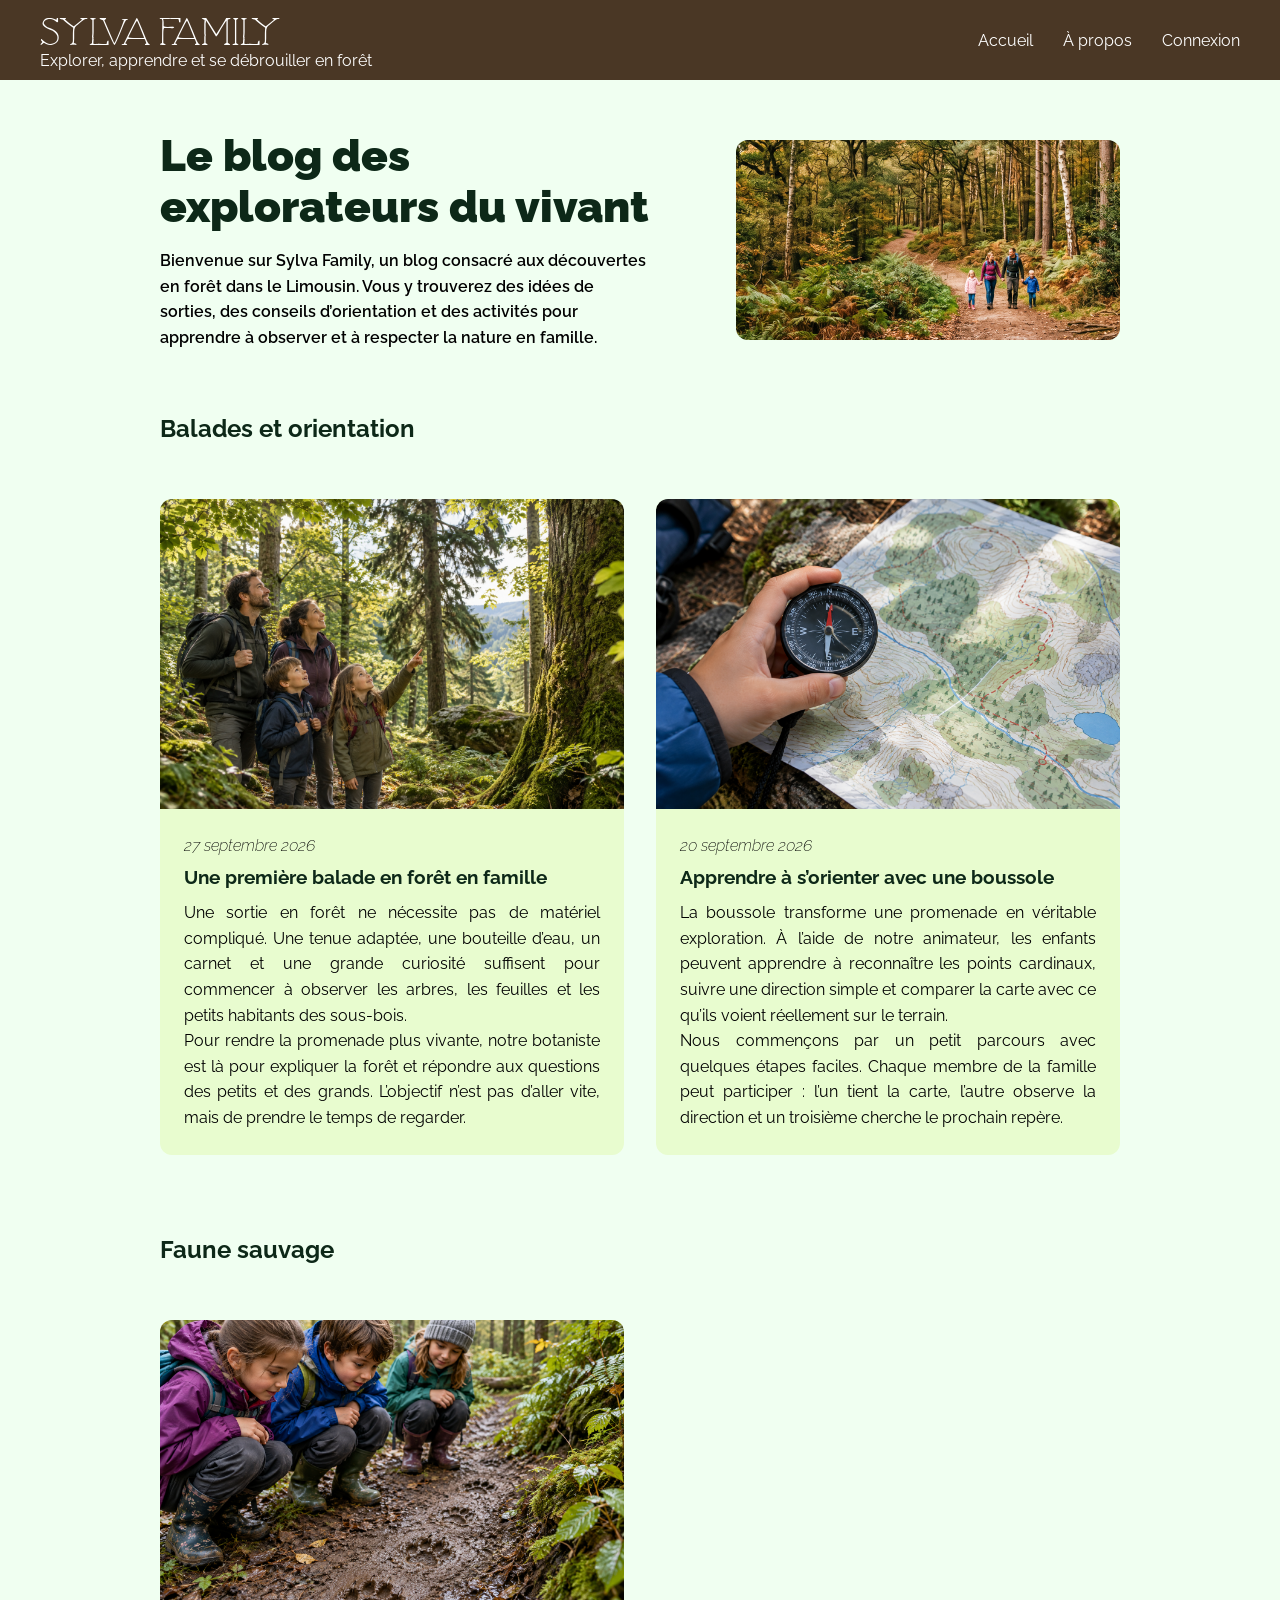
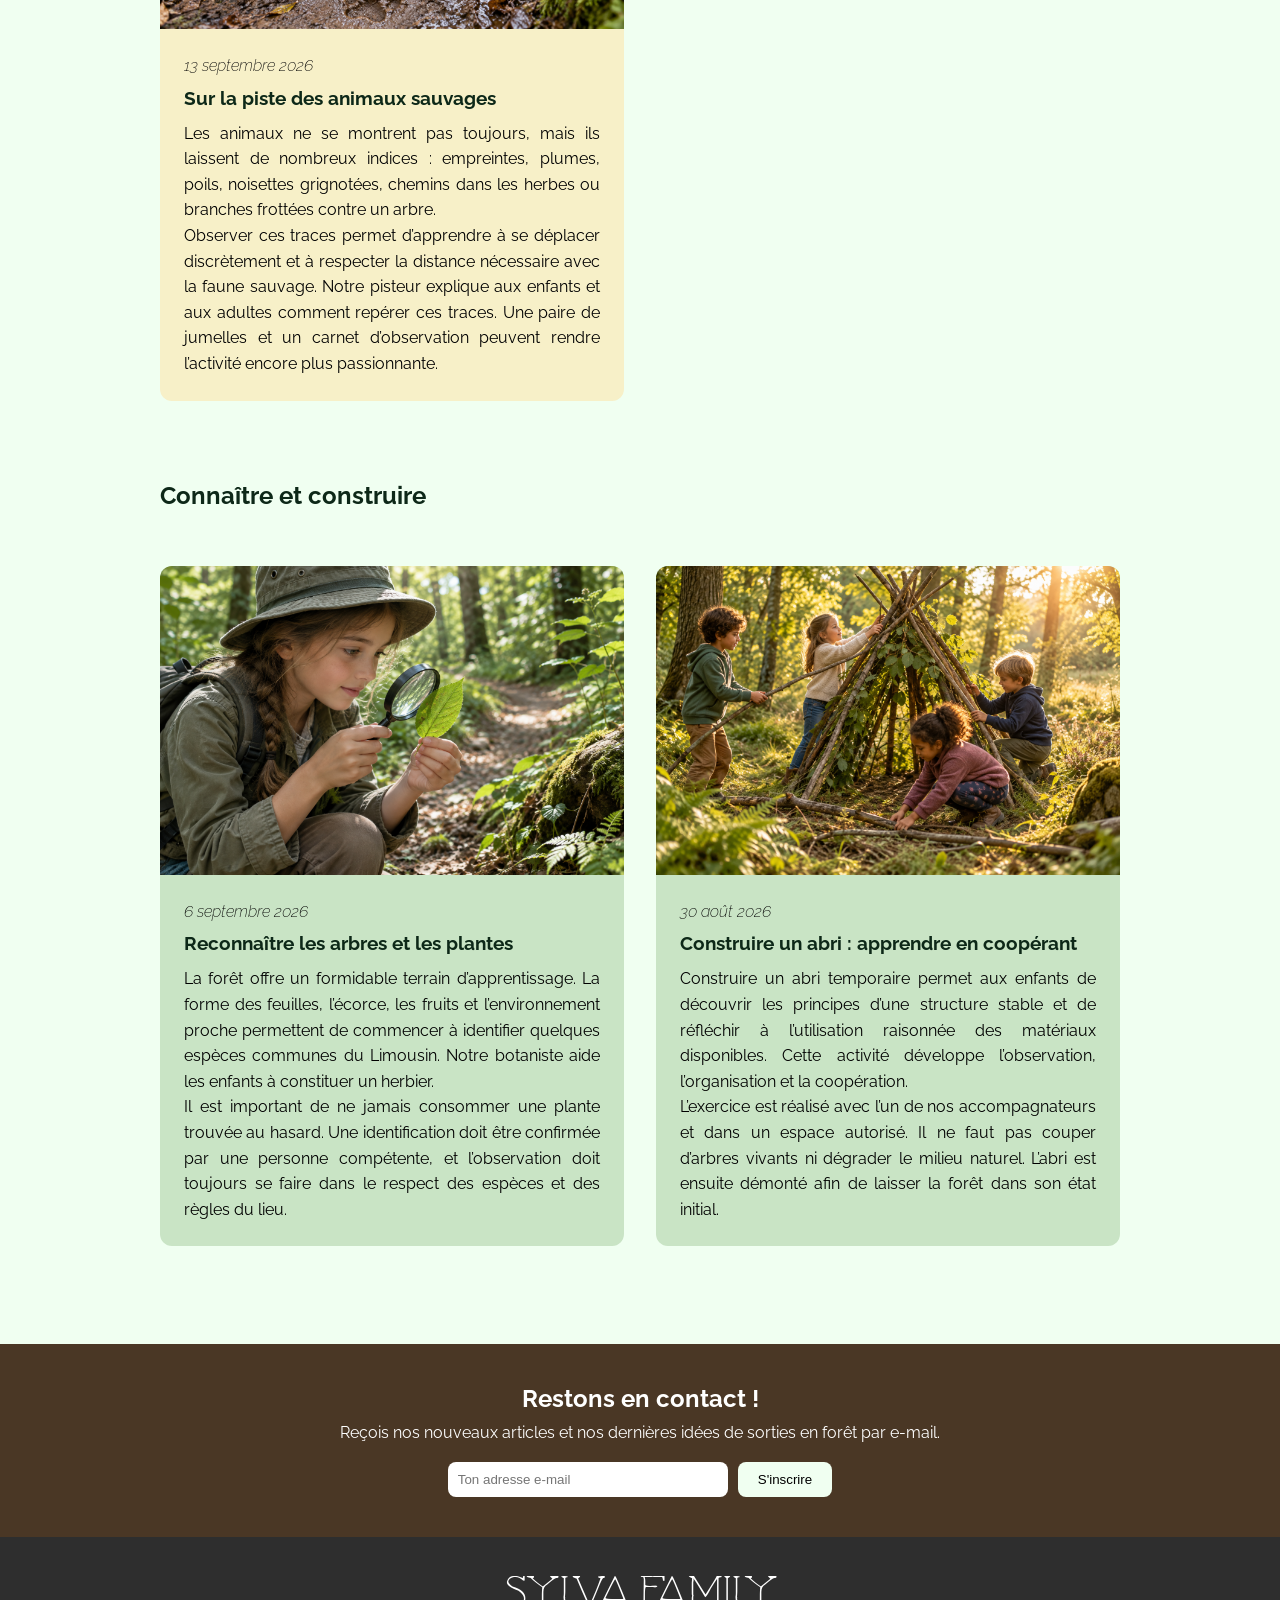
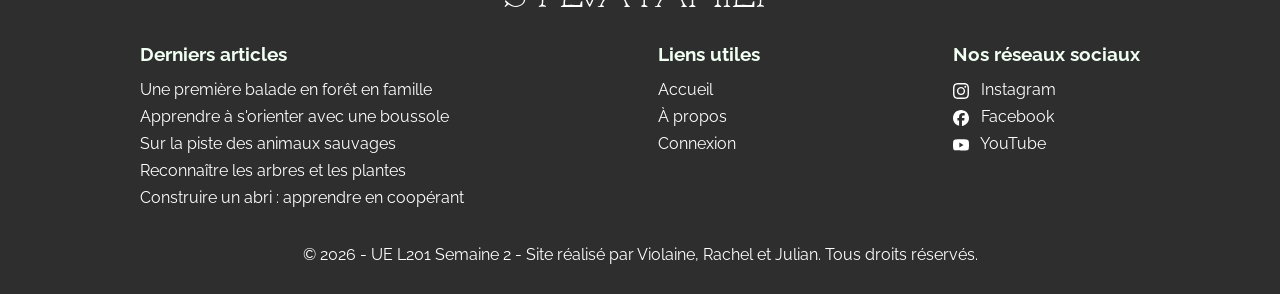
<file: index.html>
<!DOCTYPE html>
<html lang="fr">
<head>
    <meta charset="UTF-8">
    <meta name="viewport" content="width=device-width, initial-scale=1.0">
    <meta name="description" content="Sylva Family : un blog consacré aux expériences en forêt, à l’orientation et à la découverte du vivant en famille dans le Limousin.">
    <title>Le blog des explorateurs du vivant - Sylva Family</title>
    <link rel="stylesheet" href="css/style.css">
    <link rel="icon" type="image/x-icon" href="img/favicon.ico">
</head>
<body>
    <header class="en-tete-du-site">
        <div class="identite-site">
            <p>
                <a class="titre-du-site" href="index.html">Sylva Family</a>
            </p>
            <p class="sous-titre-du-site">Explorer, apprendre et se débrouiller en forêt</p>
        </div>
        <nav aria-label="Navigation principale">
            <ul class="navigation-principale">
                <li>
                    <a href="index.html" aria-current="page">Accueil</a>
                </li>
                <li>
                    <a href="about.html">À propos</a>
                </li>
                <li>
                    <a href="login.html">Connexion</a>
                </li>
            </ul>
        </nav>
    </header>
    <main class="conteneur">
        <section class="introduction" aria-labelledby="titre-introduction">
            <div class="texte-introduction">
                <h1 id="titre-introduction">
                    Le blog des explorateurs du vivant
                </h1>
                <p>
                    Bienvenue sur Sylva Family, un blog consacré aux découvertes en forêt dans le Limousin. Vous y trouverez des idées de sorties, des conseils d’orientation et des activités pour apprendre à observer et à respecter la nature en famille.
                </p>
            </div>
            <img src="img/balade-foret.png" alt="Une famille observe les arbres dans une forêt">
        </section>
        <section class="articles theme-balades" aria-labelledby="titre-articles">
            <h2 id="titre-articles" class="titre-section">Balades et orientation</h2>
            <article class="carte-article" id="article1">
                <img src="img/foret-famille.png" alt="Une famille se promène dans la forêt">
                <div class="contenu-article">
                    <p class="date-article">
                        <time datetime="2026-09-27">27 septembre 2026</time>
                    </p>
                    <h3>Une première balade en forêt en famille</h3>
                    <p>
                        Une sortie en forêt ne nécessite pas de matériel compliqué. Une tenue adaptée, une bouteille d’eau, un carnet et une grande curiosité suffisent pour commencer à observer les arbres, les feuilles et les petits habitants des sous-bois.
                    </p>
                    <p>
                        Pour rendre la promenade plus vivante, notre botaniste est là pour expliquer la forêt et répondre aux questions des petits et des grands. L’objectif n’est pas d’aller vite, mais de prendre le temps de regarder.
                    </p>
                </div>
            </article>
            <article class="carte-article" id="article2">
                <img src="img/boussole-orientation.png" alt="Une main d’enfant tient une boussole au-dessus d’une carte de randonnée">
                <div class="contenu-article">
                    <p class="date-article">
                        <time datetime="2026-09-20">20 septembre 2026</time>
                    </p>
                    <h3>Apprendre à s’orienter avec une boussole</h3>
                    <p>
                        La boussole transforme une promenade en véritable exploration. À l’aide de notre animateur, les enfants peuvent apprendre à reconnaître les points cardinaux, suivre une direction simple et comparer la carte avec ce qu’ils voient réellement sur le terrain.
                    </p>
                    <p>
                        Nous commençons par un petit parcours avec quelques étapes faciles. Chaque membre de la famille peut participer : l’un tient la carte, l’autre observe la direction et un troisième cherche le prochain repère.
                    </p>
                </div>
            </article>
        </section>
        <section class="articles theme-faune" aria-labelledby="titre-faune">
            <h2 id="titre-faune" class="titre-section">Faune sauvage</h2>
            <article class="carte-article" id="article3">
                <img src="img/traces-animaux.png" alt="Des empreintes d’animaux sont visibles dans la terre humide">
                <div class="contenu-article">
                    <p class="date-article">
                        <time datetime="2026-09-13">13 septembre 2026</time>
                    </p>
                    <h3>Sur la piste des animaux sauvages</h3>
                    <p>
                        Les animaux ne se montrent pas toujours, mais ils laissent de nombreux indices : empreintes, plumes, poils, noisettes grignotées, chemins dans les herbes ou branches frottées contre un arbre.
                    </p>
                    <p>
                        Observer ces traces permet d’apprendre à se déplacer discrètement et à respecter la distance nécessaire avec la faune sauvage. Notre pisteur explique aux enfants et aux adultes comment repérer ces traces. Une paire de jumelles et un carnet d’observation peuvent rendre l’activité encore plus passionnante.
                    </p>
                </div>
            </article>
        </section>
        <section class="articles theme-connaitre" aria-labelledby="titre-connaitre">
            <h2 id="titre-connaitre" class="titre-section">Connaître et construire</h2>
            <article class="carte-article" id="article4">
                <img src="img/plantes-foret.png" alt="Une enfant observe une feuille avec une loupe en forêt">
                <div class="contenu-article">
                    <p class="date-article">
                        <time datetime="2026-09-06">6 septembre 2026</time>
                    </p>
                    <h3>Reconnaître les arbres et les plantes</h3>
                    <p>
                        La forêt offre un formidable terrain d’apprentissage. La forme des feuilles, l’écorce, les fruits et l’environnement proche permettent de commencer à identifier quelques espèces communes du Limousin. Notre botaniste aide les enfants à constituer un herbier.
                    </p>
                    <p>
                        Il est important de ne jamais consommer une plante trouvée au hasard. Une identification doit être confirmée par une personne compétente, et l’observation doit toujours se faire dans le respect des espèces et des règles du lieu.
                    </p>
                </div>
            </article>
            <article class="carte-article" id="article5">
                <img src="img/abri-foret.png" alt="Un petit abri construit avec des branches par des enfants">
                <div class="contenu-article">
                    <p class="date-article">
                        <time datetime="2026-08-30">30 août 2026</time>
                    </p>
                    <h3>Construire un abri : apprendre en coopérant</h3>
                    <p>
                        Construire un abri temporaire permet aux enfants de découvrir les principes d’une structure stable et de réfléchir à l’utilisation raisonnée des matériaux disponibles. Cette activité développe l’observation, l’organisation et la coopération.
                    </p>
                    <p>
                        L’exercice est réalisé avec l’un de nos accompagnateurs et dans un espace autorisé. Il ne faut pas couper d’arbres vivants ni dégrader le milieu naturel. L’abri est ensuite démonté afin de laisser la forêt dans son état initial.
                    </p>
                </div>
            </article>
        </section>
    </main>
    <section class="newsletter">
        <h2>Restons en contact !</h2>
        <p>Reçois nos nouveaux articles et nos dernières idées de sorties en forêt par e-mail.</p>
        <form class="formulaire-newsletter" action="#" method="POST">
            <input type="email" name="email" placeholder="Ton adresse e-mail" aria-label="Adresse e-mail" required>
            <button type="submit">S'inscrire</button>
        </form>
    </section>
    <footer>
        <p class="nom-site-footer">Sylva Family</p>
        <div class="colonnes-footer">
            <div class="colonne-footer">
                <h3>Derniers articles</h3>
                <ul>
                    <li>
                        <a href="index.html#article1">Une première balade en forêt en famille</a>
                    </li>
                    <li>
                        <a href="index.html#article2">Apprendre à s'orienter avec une boussole</a>
                    </li>
                    <li>
                        <a href="index.html#article3">Sur la piste des animaux sauvages</a>
                    </li>
                    <li>
                        <a href="index.html#article4">Reconnaître les arbres et les plantes</a>
                    </li>
                    <li>
                        <a href="index.html#article5">Construire un abri : apprendre en coopérant</a>
                    </li>
                </ul>
            </div>
            <div class="colonne-footer">
                <h3>Liens utiles</h3>
                <ul>
                    <li>
                        <a href="index.html">Accueil</a>
                    </li>
                    <li>
                        <a href="about.html">À propos</a>
                    </li>
                    <li>
                        <a href="login.html">Connexion</a>
                    </li>
                </ul>
            </div>
            <div class="colonne-footer">
                <h3>Nos réseaux sociaux</h3>
                <ul>
                    <li>
                        <a href="https://instagram.com" target="_blank">
                            <img class="logo-social" src="img/instagram.svg" alt="Logo Instagram">
                            Instagram
                        </a>
                    </li>
                    <li>
                        <a href="https://facebook.com" target="_blank">
                            <img class="logo-social" src="img/facebook.svg" alt="Logo Facebook">
                            Facebook
                        </a>
                    </li>
                    <li>
                        <a href="https://youtube.com" target="_blank">
                            <img class="logo-social" src="img/youtube.svg" alt="Logo YouTube">
                            YouTube
                        </a>
                    </li>
                </ul>
            </div>
        </div>
        <p class="copyright-footer">
            © 2026 - UE L201 Semaine 2 - Site réalisé par Violaine, Rachel et Julian. Tous droits réservés.
        </p>
    </footer>
</body>
</html>
</file>
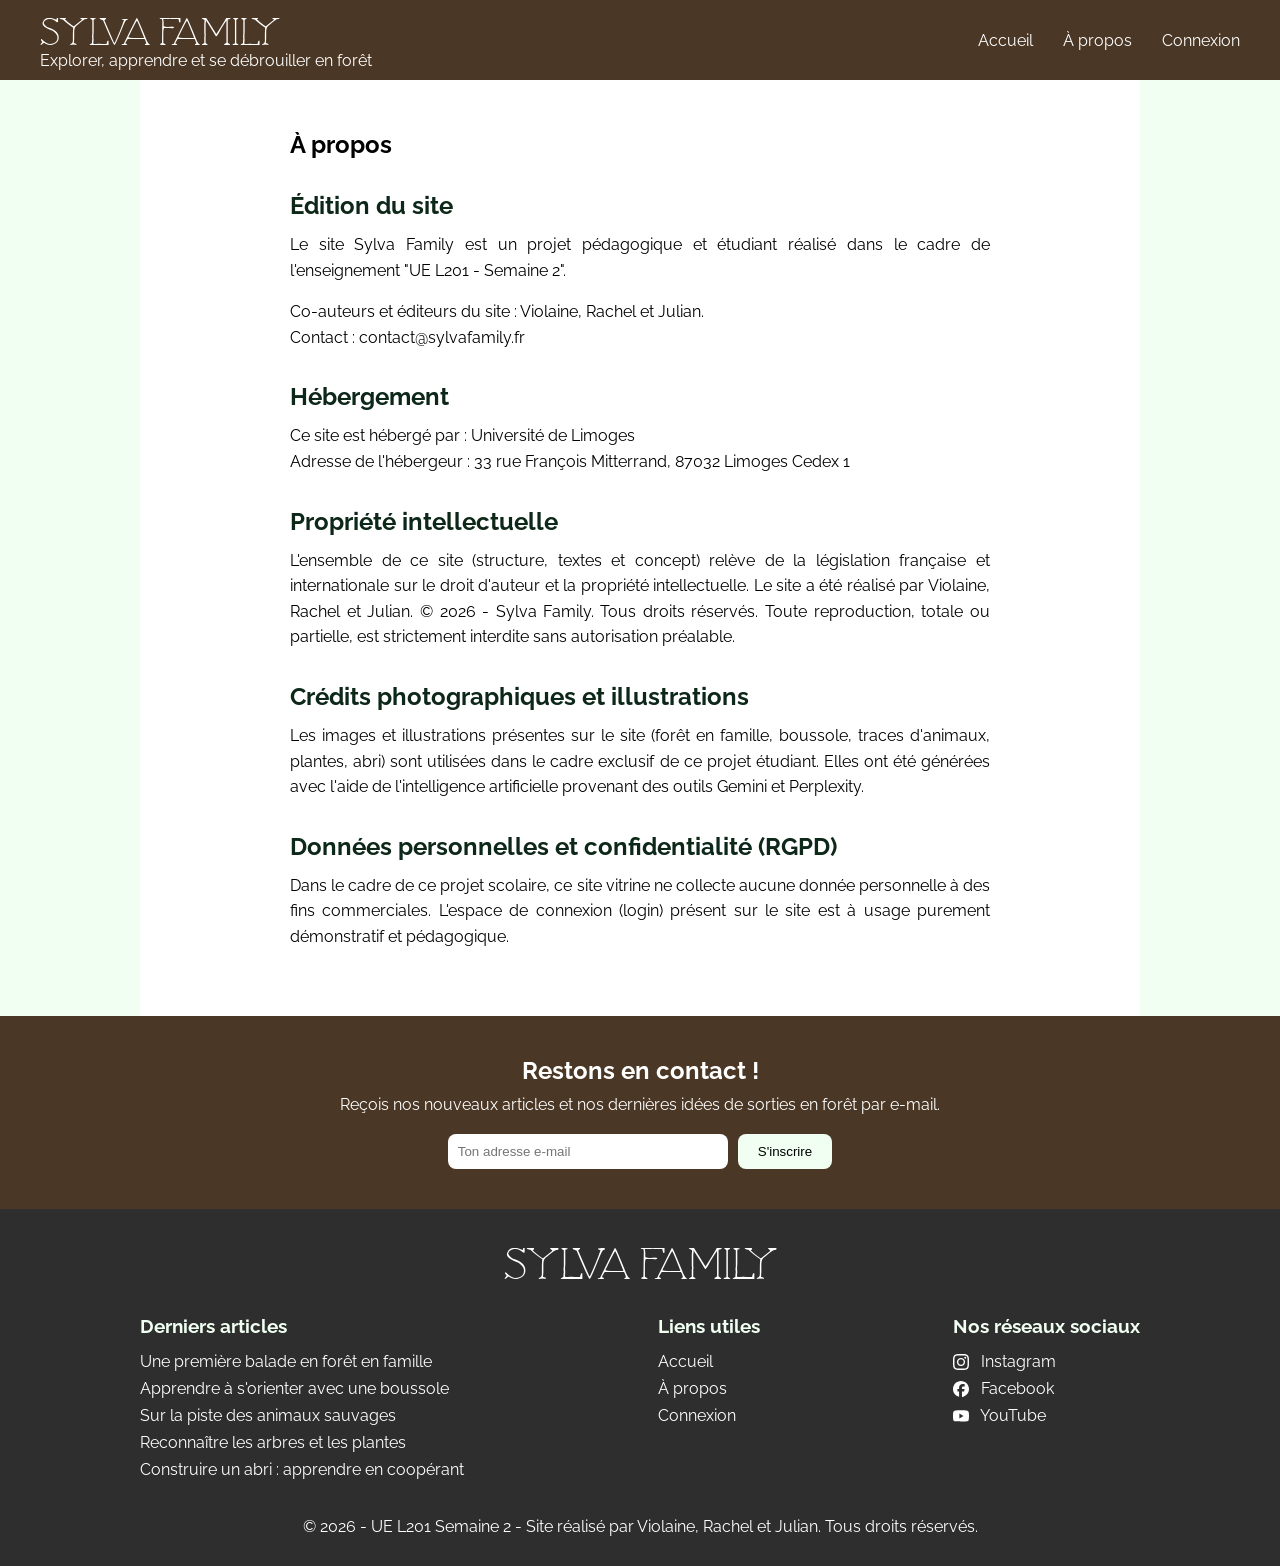
<file: about.html>
<!DOCTYPE html>
<html lang="fr">
<head>
    <meta charset="UTF-8">
    <meta name="viewport" content="width=device-width, initial-scale=1.0">
    <meta name="description" content="Mentions légales de Sylva Family : édition du site, hébergement, propriété intellectuelle et protection des données.">
    <title>À propos - Sylva Family</title>
    <link rel="stylesheet" href="css/style.css">
    <link rel="icon" type="image/x-icon" href="img/favicon.ico">
</head>
<body>
    <header class="en-tete-du-site">
        <div class="identite-site">
            <p>
                <a class="titre-du-site" href="index.html">Sylva Family</a>
            </p>
            <p class="sous-titre-du-site">Explorer, apprendre et se débrouiller en forêt</p>
        </div>
        <nav aria-label="Navigation principale">
            <ul class="navigation-principale">
                <li>
                    <a href="index.html">Accueil</a>
                </li>
                <li>
                    <a href="about.html" aria-current="page">À propos</a>
                </li>
                <li>
                    <a href="login.html">Connexion</a>
                </li>
            </ul>
        </nav>
    </header>
    <main>
        <section class="mentions">
            <h1>À propos</h1>
            <h2>Édition du site</h2>
            <p>
                Le site Sylva Family est un projet pédagogique et étudiant réalisé dans le cadre de l'enseignement "UE L201 - Semaine 2".
            </p>
            <p>
                Co-auteurs et éditeurs du site : Violaine, Rachel et Julian.<br>
                Contact : contact@sylvafamily.fr
            </p>
            <h2>Hébergement</h2>
            <p>
                Ce site est hébergé par : Université de Limoges<br>
                Adresse de l'hébergeur : 33 rue François Mitterrand, 87032 Limoges Cedex 1
            </p>
            <h2>Propriété intellectuelle</h2>
            <p>
                L'ensemble de ce site (structure, textes et concept) relève de la législation française et internationale sur le droit d'auteur et la propriété intellectuelle. Le site a été réalisé par Violaine, Rachel et Julian. © 2026 - Sylva Family. Tous droits réservés. Toute reproduction, totale ou partielle, est strictement interdite sans autorisation préalable.
            </p>
            <h2>Crédits photographiques et illustrations</h2>
            <p>
                Les images et illustrations présentes sur le site (forêt en famille, boussole, traces d'animaux, plantes, abri) sont utilisées dans le cadre exclusif de ce projet étudiant. Elles ont été générées avec l'aide de l'intelligence artificielle provenant des outils Gemini et Perplexity.
            </p>
            <h2>Données personnelles et confidentialité (RGPD)</h2>
            <p>
                Dans le cadre de ce projet scolaire, ce site vitrine ne collecte aucune donnée personnelle à des fins commerciales. L'espace de connexion (login) présent sur le site est à usage purement démonstratif et pédagogique.
            </p>
        </section>
    </main>
    <section class="newsletter">
        <h2>Restons en contact !</h2>
        <p>Reçois nos nouveaux articles et nos dernières idées de sorties en forêt par e-mail.</p>
        <form class="formulaire-newsletter" action="#" method="POST">
            <input type="email" name="email" placeholder="Ton adresse e-mail" aria-label="Adresse e-mail" required>
            <button type="submit">S'inscrire</button>
        </form>
    </section>
    <footer>
        <p class="nom-site-footer">Sylva Family</p>
        <div class="colonnes-footer">
            <div class="colonne-footer">
                <h3>Derniers articles</h3>
                <ul>
                    <li>
                        <a href="index.html#article1">Une première balade en forêt en famille</a>
                    </li>
                    <li>
                        <a href="index.html#article2">Apprendre à s'orienter avec une boussole</a>
                    </li>
                    <li>
                        <a href="index.html#article3">Sur la piste des animaux sauvages</a>
                    </li>
                    <li>
                        <a href="index.html#article4">Reconnaître les arbres et les plantes</a>
                    </li>
                    <li>
                        <a href="index.html#article5">Construire un abri : apprendre en coopérant</a>
                    </li>
                </ul>
            </div>
            <div class="colonne-footer">
                <h3>Liens utiles</h3>
                <ul>
                    <li>
                        <a href="index.html">Accueil</a>
                    </li>
                    <li>
                        <a href="about.html">À propos</a>
                    </li>
                    <li>
                        <a href="login.html">Connexion</a>
                    </li>
                </ul>
            </div>
            <div class="colonne-footer">
                <h3>Nos réseaux sociaux</h3>
                <ul>
                    <li>
                        <a href="https://instagram.com" target="_blank">
                            <img class="logo-social" src="img/instagram.svg" alt="Logo Instagram">
                            Instagram
                        </a>
                    </li>
                    <li>
                        <a href="https://facebook.com" target="_blank">
                            <img class="logo-social" src="img/facebook.svg" alt="Logo Facebook">
                            Facebook
                        </a>
                    </li>
                    <li>
                        <a href="https://youtube.com" target="_blank">
                            <img class="logo-social" src="img/youtube.svg" alt="Logo YouTube">
                            YouTube
                        </a>
                    </li>
                </ul>
            </div>
        </div>
        <p class="copyright-footer">
            © 2026 - UE L201 Semaine 2 - Site réalisé par Violaine, Rachel et Julian. Tous droits réservés.
        </p>
    </footer>
</body>
</html>
</file>
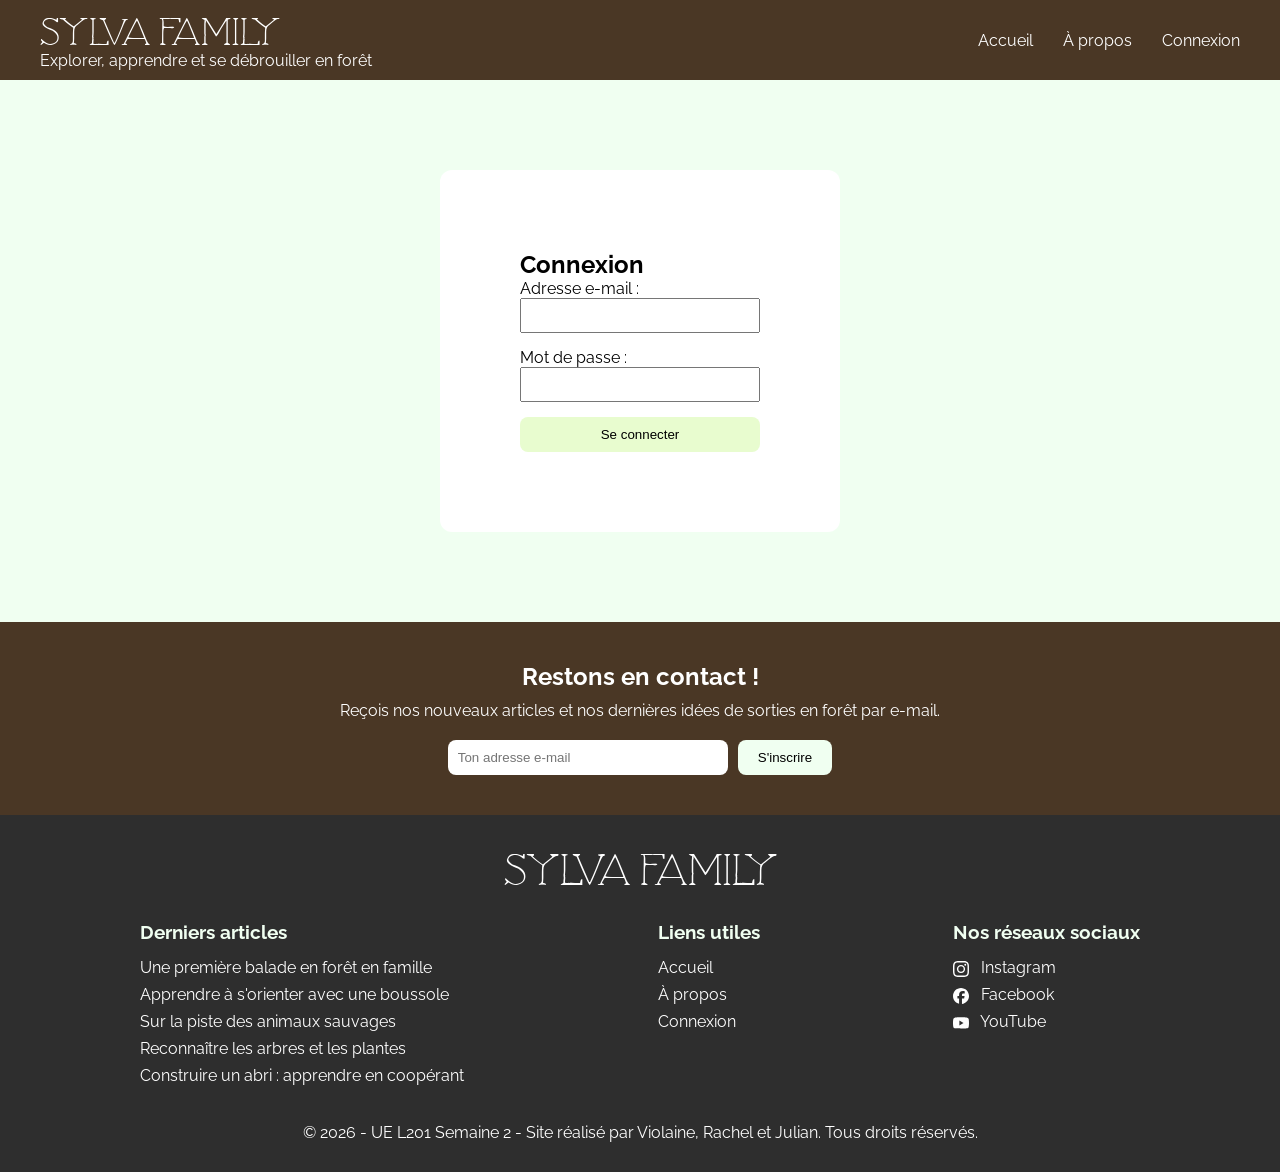
<file: login.html>
<!DOCTYPE html>
<html lang="fr">
<head>
    <meta charset="UTF-8">
    <meta name="viewport" content="width=device-width, initial-scale=1.0">
    <meta name="description" content="Connexion à l'espace administrateur du blog Sylva Family.">
    <title>Connexion à l'espace administrateur - Sylva Family</title>
    <link rel="stylesheet" href="css/style.css">
    <link rel="icon" type="image/x-icon" href="img/favicon.ico">
</head>
<body>
    <header class="en-tete-du-site">
        <div class="identite-site">
            <p>
                <a class="titre-du-site" href="index.html">Sylva Family</a>
            </p>
            <p class="sous-titre-du-site">Explorer, apprendre et se débrouiller en forêt</p>
        </div>
        <nav aria-label="Navigation principale">
            <ul class="navigation-principale">
                <li>
                    <a href="index.html">Accueil</a>
                </li>
                <li>
                    <a href="about.html">À propos</a>
                </li>
                <li>
                    <a href="login.html" aria-current="page">Connexion</a>
                </li>
            </ul>
        </nav>
    </header>
    <main class="page-connexion">
        <section class="connexion">
            <h1>Connexion</h1>
            <form action="traitement-connexion.php" method="POST">
                <div>
                    <label for="email">Adresse e-mail :</label>
                    <input type="email" id="email" name="email" required autocomplete="email">
                </div>
                <div>
                    <label for="password">Mot de passe :</label>
                    <input type="password" id="password" name="password" required autocomplete="current-password">
                </div>
                <button type="submit">Se connecter</button>
            </form>
        </section>
    </main>
    <section class="newsletter">
        <h2>Restons en contact !</h2>
        <p>Reçois nos nouveaux articles et nos dernières idées de sorties en forêt par e-mail.</p>
        <form class="formulaire-newsletter" action="#" method="POST">
            <input type="email" name="email" placeholder="Ton adresse e-mail" aria-label="Adresse e-mail" required>
            <button type="submit">S'inscrire</button>
        </form>
    </section>
    <footer>
        <p class="nom-site-footer">Sylva Family</p>
        <div class="colonnes-footer">
            <div class="colonne-footer">
                <h3>Derniers articles</h3>
                <ul>
                    <li>
                        <a href="index.html#article1">Une première balade en forêt en famille</a>
                    </li>
                    <li>
                        <a href="index.html#article2">Apprendre à s'orienter avec une boussole</a>
                    </li>
                    <li>
                        <a href="index.html#article3">Sur la piste des animaux sauvages</a>
                    </li>
                    <li>
                        <a href="index.html#article4">Reconnaître les arbres et les plantes</a>
                    </li>
                    <li>
                        <a href="index.html#article5">Construire un abri : apprendre en coopérant</a>
                    </li>
                </ul>
            </div>
            <div class="colonne-footer">
                <h3>Liens utiles</h3>
                <ul>
                    <li>
                        <a href="index.html">Accueil</a>
                    </li>
                    <li>
                        <a href="about.html">À propos</a>
                    </li>
                    <li>
                        <a href="login.html">Connexion</a>
                    </li>
                </ul>
            </div>
            <div class="colonne-footer">
                <h3>Nos réseaux sociaux</h3>
                <ul>
                    <li>
                        <a href="https://instagram.com" target="_blank">
                            <img class="logo-social" src="img/instagram.svg" alt="Logo Instagram">
                            Instagram
                        </a>
                    </li>
                    <li>
                        <a href="https://facebook.com" target="_blank">
                            <img class="logo-social" src="img/facebook.svg" alt="Logo Facebook">
                            Facebook
                        </a>
                    </li>
                    <li>
                        <a href="https://youtube.com" target="_blank">
                            <img class="logo-social" src="img/youtube.svg" alt="Logo YouTube">
                            YouTube
                        </a>
                    </li>
                </ul>
            </div>
        </div>
        <p class="copyright-footer">
            © 2026 - UE L201 Semaine 2 - Site réalisé par Violaine, Rachel et Julian. Tous droits réservés.
        </p>
    </footer>
</body>
</html>
</file>
<file: css/style.css>
/* fonts */

@font-face {
    font-family: 'Raleway';
    src: url("../font/Raleway/Raleway-VariableFont_wght.ttf") format("truetype");
    font-weight: 100 900;
    font-style: normal;
}

@font-face {
    font-family: 'Raleway';
    src: url("../font/Raleway/Raleway-Italic-VariableFont_wght.ttf") format("truetype");
    font-weight: 100 900;
    font-style: italic;
}

@font-face {
    font-family: 'LoveNature';
    src: url("../font/love_nature/Love\ Nature.ttf") format("truetype");
    font-style: normal;
}

/* mettre à zéro les conteneurs */

*,
*::before,
*::after {
    margin: 0;
    padding: 0;
    box-sizing: border-box;
}

/* body */

body {
    background-color: #F0FFF1;
    font-family: "Raleway", Arial, sans-serif;
    text-align: justify;
}

/* Header */

body > header {
    background-color: #4a3725; 
    color: white;
    padding: 10px 40px;
    display: flex;
    justify-content: space-between;
    align-items: center;
}

body > header ul {
    display: flex;
    gap: 30px;
    list-style-type: none; /* enlève le style "liste à puce" */
    margin: 0;
    padding: 0; 
}

.titre-du-site {
    font-family: 'LoveNature', system-ui; /* Font du "logo" du site */
    font-size: 28px;
    margin: 0; 
}

body > header a {
    color: white; 
    text-decoration: none; /* enlève le style par défaut des liens */
}

/* Main */

/* Accueil : pas de bloc blanc, on laisse le fond vert du body apparaître */
.conteneur {
    background-color: transparent;
}

main {
    max-width: 1000px; /*contenu de la page ne dépassera pas 1000 px de large*/
    margin: 0 auto; /*pas de marge en haut ni en bas ; marges gauches et droites se partagent l'espace restant donc centre bloc*/
    padding: 50px 20px;  /*ajout un peu de marges intérieures */
    background-color: white;
}

/* Hero : le texte d'introduction à gauche, une image à droite */
.introduction {
    display: flex;
    align-items: center; /* texte et image centrés verticalement */
    flex-wrap: wrap; /* sur petit écran, l'image passe sous le texte */
    gap: 40px;
    margin-bottom: 2rem; /* espace avant la grille d'articles */
}

.texte-introduction {
    flex: 1; /* le texte prend l'espace restant */
    min-width: 250px; /* évite une colonne de texte trop étroite */
}

.introduction img {
    width: 40%; /* l'image prend un peu moins de la moitié de la largeur */
    height: 200px; /* hauteur fixe, quelle que soit la forme de l'image */
    object-fit: cover; /* l'image remplit le cadre sans être déformée */
    border-radius: 12px; /* mêmes coins arrondis que les cartes articles */
}

#titre-introduction {
    color:#0D2818;
    font-style: normal;
    font-weight: 900;
    text-align: left;
    margin-bottom: 1rem;
    font-size: 44px;
}

.introduction p {
    text-align: left;
    line-height: 1.6;
    text-wrap: balance;
    font-style: normal;
    font-weight: 600;
}

/* Articles */

.articles {
    display: grid;
    grid-template-columns: 1fr 1fr;
    gap: 2rem;
    margin-bottom: 3rem;
}

.titre-section {
    color:#0D2818;
    margin: 2rem 0 1.5rem; /*2rem=haut ; 0=gauche+droite ; 1.5rem=bas*/
    grid-column: 1 / -1; /*Titre s'étire de la 1ère à la dernière ligne*/
}

.carte-article {
    background-color: #E8FCCF;
    border-radius: 12px;
    overflow: hidden; /*Dépassement du coin de l'image est masqué*/
}

.carte-article img {
    display: block;
    width: 100%;
    height: auto;
    object-fit: cover;
}

.contenu-article {
    padding: 1.5rem;
}

.date-article {
    font-style: italic;
    font-weight: 200;
    margin-bottom: 0.5rem;
}

.contenu-article h3 {
    color:#0D2818;
    margin-bottom: 0.75rem;
}

.contenu-article p {
    line-height: 1.6;
}

.theme-balades .carte-article {
    background-color: #E8FCCF;
}

.theme-faune .carte-article {
    background-color: #F7F0C8;
}

.theme-connaitre .carte-article {
    background-color: #C9E4C5;
}

/* Connexion */

.connexion {
    max-width: 400px;        /* une colonne étroite */
    margin: 40px auto;       /* centrée, avec de l'air au-dessus */
    padding: 80px;
    background-color: white;
    border-radius: 12px;
}

.page-connexion {
    background-color: transparent; /* pas de bloc blanc, on laisse le vert du body apparaître */
}

.connexion input {
    display: block;          /* chaque champ passe sous son label */
    width: 100%;
    margin-bottom: 15px;
    padding: 8px;
}

.connexion button {
    width: 100%;
    padding: 10px;
    background-color: #E8FCCF; /* le vert clair des cartes articles */
    color: black;
    border: none;
    border-radius: 8px;
}

/* A propos */

.mentions {
    max-width: 700px;
    margin: 0 auto;
}

.mentions h2 {
    margin: 2rem 0 0.75rem;  /* 32px au-dessus, 12px en dessous */
    color: #0D2818;
}

.mentions p {
    margin-bottom: 1rem;     /* espace entre les paragraphes */
    line-height: 1.6;
}

/* Newsletter */

.newsletter {
    background-color: #4a3725; /* même marron que le header */
    color: white;
    text-align: center;
    padding: 40px 20px;
}

.newsletter h2 {
    margin-bottom: 10px; /* espace sous le titre */
}

.newsletter p {
    margin-bottom: 20px; /* espace sous la phrase d'accroche */
}

/* Le champ + le bouton, côte à côte et centrés */
.formulaire-newsletter {
    display: flex;
    justify-content: center;
    gap: 10px;
    flex-wrap: wrap; /* sur petit écran, le bouton passe sous le champ */
}

.formulaire-newsletter input {
    width: 280px;
    padding: 10px;
    border: none;
    border-radius: 8px; /* mêmes coins arrondis que le bouton de connexion */
}

.formulaire-newsletter button {
    padding: 10px 20px;
    background-color: #F0FFF1; 
    color: #000000;
    border: none;
    border-radius: 8px;
    cursor: pointer; /* curseur "main" au survol du bouton */
}

/* Footer */

footer {
    background-color: #2e2e2e; 
    color: white;
    text-align: center;  /* le nom du site et le copyright centrés */
    padding: 30px; 
}

footer a {
    color: white;
    text-decoration: none; /* enleve le soulignement par defaut des liens */
}

.nom-site-footer {
    font-family: 'LoveNature', system-ui;
    font-size: 32px;
    margin-bottom: 30px; /* espace entre le nom et les colonnes */
}

.colonnes-footer {
    max-width: 1000px; 
    margin: 0 auto; /* centre le bloc de colonnes dans le footer */
    display: flex; /* met les colonnes à l'horizontal */
    justify-content: space-between; /* répartit l'espace vide entre les colonnes */
    gap: 40px;
    flex-wrap: wrap; /* sur petit écran les colonnes passent à la ligne */
}

.colonne-footer {
    text-align: left;
}

.colonne-footer ul {
    list-style-type: none; /* enlève les puces */
}

.colonne-footer li {
    margin-bottom: 8px; /* espace entre les liens */
}

.colonne-footer h3 {
    margin-bottom: 15px;
    color: #F0FFF1;
}

.logo-social {
    width: 16px;
    margin-right: 8px;
    vertical-align: middle; /* aligne l'icône avec le texte */
}

.copyright-footer {
    margin-top: 30px;
}
</file>
